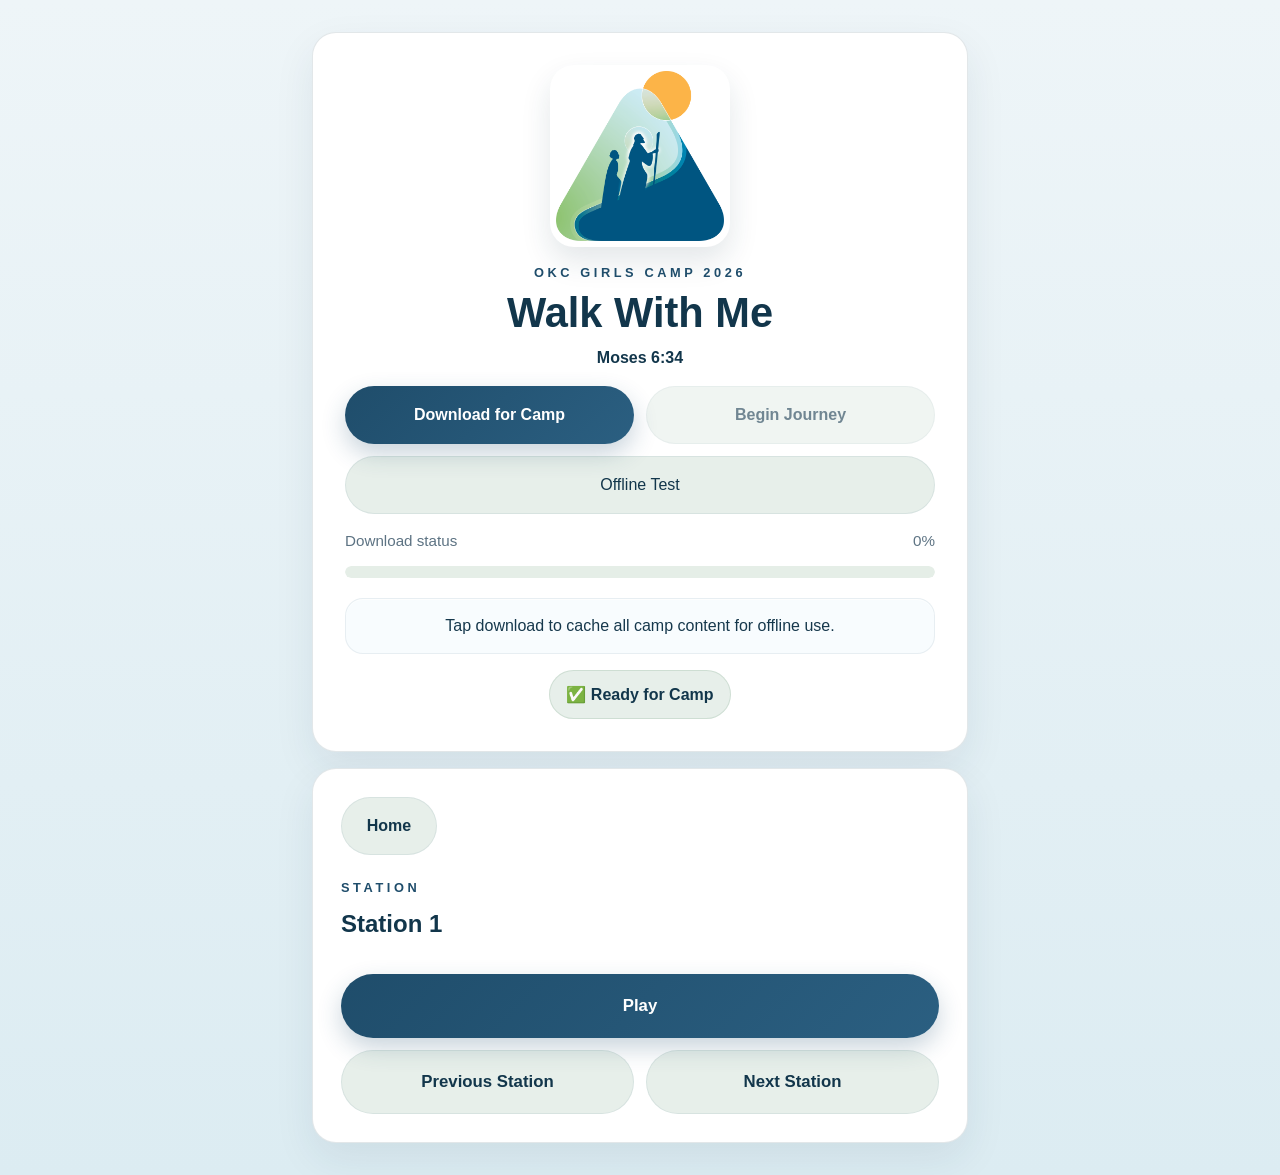
<file: docs/index.html>
<!DOCTYPE html>
<html lang="en">
  <head>
    <meta charset="UTF-8" />
    <meta name="viewport" content="width=device-width, initial-scale=1.0, viewport-fit=cover" />
    <meta name="theme-color" content="#1f4d6b" />
    <meta name="apple-mobile-web-app-capable" content="yes" />
    <meta name="apple-mobile-web-app-status-bar-style" content="default" />
    <meta name="apple-mobile-web-app-title" content="Walk With Me" />
    <meta name="description" content="OKC Girls Camp 2026 faith walk audio experience" />
    <title>Walk With Me</title>
    <link rel="manifest" href="./manifest.json" />
    <link rel="stylesheet" href="./css/styles.css" />
    <link rel="icon" href="./icons/favicon.png" type="image/png" sizes="32x32" />
    <link rel="apple-touch-icon" href="./icons/apple-touch-icon.png" sizes="180x180" />
  </head>
  <body>
    <main class="app-shell">
      <section id="homeSection" class="hero card" aria-labelledby="home-title">
        <div class="logo-wrap" aria-hidden="true">
          <img src="./assets/images/logo.png" alt="" class="logo" />
        </div>
        <p class="eyebrow">OKC Girls Camp 2026</p>
        <h1 id="home-title">Walk With Me</h1>
        <p class="scripture">Moses 6:34</p>

        <div class="button-row">
          <button id="downloadButton" class="button primary" type="button">Download for Camp</button>
          <button id="beginJourneyButton" class="button secondary" type="button" disabled>Begin Journey</button>
        </div>
        <a href="./offline.html" class="button secondary wide">Offline Test</a>

        <div class="progress-shell" aria-live="polite">
          <div class="progress-meta">
            <span id="progressLabel">Download status</span>
            <span id="progressValue">0%</span>
          </div>
          <progress id="downloadProgress" max="100" value="0"></progress>
        </div>

        <div id="downloadStatus" class="status-card" role="status" aria-live="polite">
          Tap download to cache all camp content for offline use.
        </div>
        <div id="readyBadge" class="ready-badge" hidden>✅ Ready for Camp</div>
      </section>

      <section id="walkSection" class="card walk-card" hidden>
        <button id="homeButton" class="button secondary home-button" type="button">Home</button>
        <div class="walk-header">
          <p class="eyebrow">Station</p>
          <h2 id="stationTitle">Station 1</h2>
        </div>

        <audio id="stationAudio" preload="auto" playsinline></audio>

        <div class="button-stack">
          <button id="playButton" class="button primary large" type="button">Play</button>
          <button id="previousButton" class="button secondary large" type="button" hidden>Previous Station</button>
          <button id="nextButton" class="button secondary large" type="button">Next Station</button>
        </div>
      </section>
    </main>

    <script src="./js/app.js"></script>
  </body>
</html>
</file>
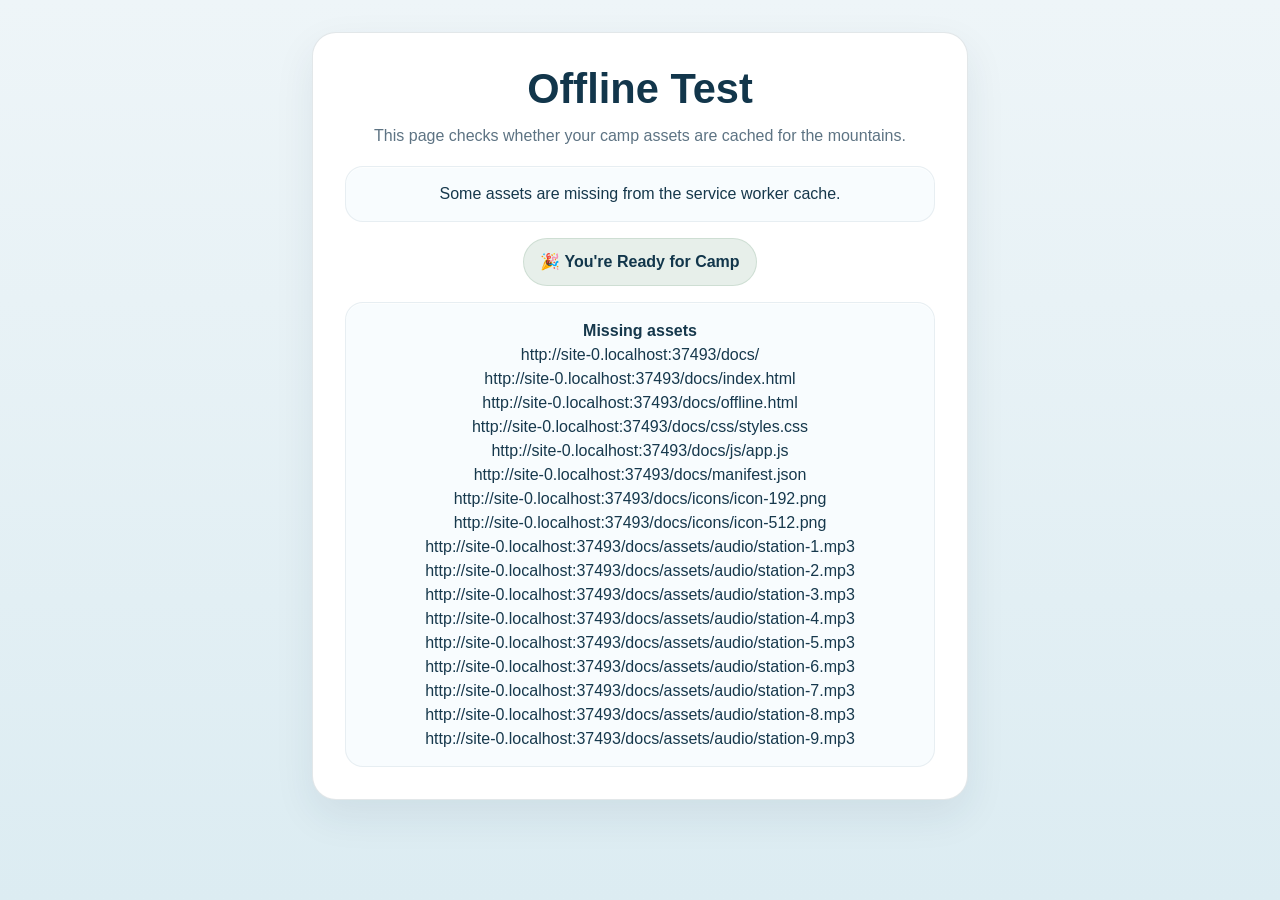
<file: docs/offline.html>
<!DOCTYPE html>
<html lang="en">
  <head>
    <meta charset="UTF-8" />
    <meta name="viewport" content="width=device-width, initial-scale=1.0" />
    <meta name="theme-color" content="#5f7c4c" />
    <title>Offline Test</title>
    <link rel="stylesheet" href="./css/styles.css" />
  </head>
  <body>
    <main class="app-shell">
      <section class="card hero">
        <h1>Offline Test</h1>
        <p class="hero-copy">This page checks whether your camp assets are cached for the mountains.</p>
        <div id="offlineStatus" class="status-card">Checking cache…</div>
        <div id="offlineReady" class="ready-badge" hidden>🎉 You're Ready for Camp</div>
        <div id="offlineMissing" class="status-card" hidden></div>
      </section>
    </main>
    <script>
      function resolveAssetUrl(assetPath) {
        return new URL(assetPath, window.location.href).href;
      }

      async function checkCache() {
        const status = document.getElementById('offlineStatus');
        const ready = document.getElementById('offlineReady');
        const missingBox = document.getElementById('offlineMissing');
        const requiredAssets = [
          resolveAssetUrl('./'),
          resolveAssetUrl('./index.html'),
          resolveAssetUrl('./offline.html'),
          resolveAssetUrl('./css/styles.css'),
          resolveAssetUrl('./js/app.js'),
          resolveAssetUrl('./manifest.json'),
          resolveAssetUrl('./icons/icon-192.png'),
          resolveAssetUrl('./icons/icon-512.png'),
          resolveAssetUrl('./assets/audio/station-1.mp3'),
          resolveAssetUrl('./assets/audio/station-2.mp3'),
          resolveAssetUrl('./assets/audio/station-3.mp3'),
          resolveAssetUrl('./assets/audio/station-4.mp3'),
          resolveAssetUrl('./assets/audio/station-5.mp3'),
          resolveAssetUrl('./assets/audio/station-6.mp3'),
          resolveAssetUrl('./assets/audio/station-7.mp3'),
          resolveAssetUrl('./assets/audio/station-8.mp3'),
          resolveAssetUrl('./assets/audio/station-9.mp3')
        ];

        const cache = await caches.open('walk-with-me-assets-v2');
        const checks = await Promise.all(requiredAssets.map(async (asset) => {
          const cached = await cache.match(asset);
          return { asset, cached: Boolean(cached) };
        }));

        const missingAssets = checks.filter((item) => !item.cached).map((item) => item.asset);
        if (missingAssets.length === 0) {
          status.textContent = 'All required assets are present in the service worker cache.';
          ready.hidden = false;
          ready.textContent = '🎉 You\'re Ready for Camp';
          missingBox.hidden = true;
        } else {
          status.textContent = 'Some assets are missing from the service worker cache.';
          ready.hidden = true;
          missingBox.hidden = false;
          missingBox.innerHTML = '<strong>Missing assets</strong><br>' + missingAssets.join('<br>');
        }
      }

      window.addEventListener('DOMContentLoaded', checkCache);
    </script>
  </body>
</html>
</file>
<file: docs/css/styles.css>
:root {
  color-scheme: light;
  --bg: #eef5f8;
  --bg-accent: #dcecf2;
  --panel: #ffffff;
  --panel-soft: #f8fcfe;
  --text: #16384c;
  --muted: #5d7383;
  --primary: #1f4d6b;
  --primary-dark: #12364b;
  --accent: #7ca889;
  --accent-soft: rgba(124, 168, 137, 0.18);
  --highlight: #caa24a;
  --border: rgba(22, 56, 76, 0.12);
  font-family: "Inter", "Segoe UI", Roboto, "Helvetica Neue", Arial, sans-serif;
}

* { box-sizing: border-box; }
body {
  margin: 0;
  background: linear-gradient(180deg, var(--bg) 0%, var(--bg-accent) 100%);
  color: var(--text);
  min-height: 100vh;
  line-height: 1.5;
}

img { max-width: 100%; display: block; }
a { color: inherit; }
button, a.button { font: inherit; }

.app-shell {
  max-width: 720px;
  margin: 0 auto;
  padding: 1rem;
  display: grid;
  gap: 1rem;
}

.card {
  background: var(--panel);
  border: 1px solid var(--border);
  border-radius: 24px;
  box-shadow: 0 16px 40px rgba(22, 56, 76, 0.08);
  padding: 1.2rem;
}

.hero { text-align: center; }
.logo-wrap {
  display: flex;
  justify-content: center;
  margin-bottom: 1rem;
}
.logo {
  width: min(180px, 60vw);
  height: auto;
  border-radius: 24px;
  object-fit: contain;
  padding: 0.35rem;
  background: var(--panel);
  box-shadow: 0 14px 30px rgba(22, 56, 76, 0.12);
}
.eyebrow {
  text-transform: uppercase;
  letter-spacing: 0.28em;
  font-size: 0.8rem;
  color: var(--primary);
  font-weight: 700;
  margin: 0 0 0.45rem;
}
h1, h2, h3 {
  margin: 0 0 0.55rem;
  line-height: 1.15;
  color: var(--primary-dark);
}
h1 { font-size: clamp(1.9rem, 4.2vw, 2.6rem); font-weight: 800; }
.scripture {
  font-weight: 700;
  color: var(--primary-dark);
  margin: 0.25rem 0 0;
}
.hero-copy {
  color: var(--muted);
  line-height: 1.7;
  max-width: 36rem;
  margin: 0.6rem auto 0;
}
.button-row, .button-stack { display: grid; gap: 0.75rem; margin-top: 1rem; }
.button-stack {
  margin-top: 0.5rem;
  grid-template-columns: repeat(2, minmax(0, 1fr));
}
.button-stack .button.primary {
  grid-column: 1 / -1;
}
.button-stack .button.secondary {
  width: 100%;
}
.home-button {
  justify-self: start;
  min-width: 96px;
  padding-inline: 1rem;
}
.button {
  display: inline-flex;
  justify-content: center;
  align-items: center;
  border: none;
  border-radius: 999px;
  padding: 1rem 1.25rem;
  text-decoration: none;
  font-weight: 700;
  min-height: 56px;
  cursor: pointer;
  transition: transform 0.2s ease, box-shadow 0.2s ease, background-color 0.2s ease;
}
.button:active { transform: scale(0.98); }
.button:disabled { opacity: 0.6; cursor: not-allowed; }
.button.primary {
  background: linear-gradient(135deg, var(--primary), #2b5f81);
  color: white;
  box-shadow: 0 10px 24px rgba(31, 77, 107, 0.24);
}
.button.primary:hover,
.button.primary:focus-visible {
  background: linear-gradient(135deg, #183c57, var(--primary-dark));
  box-shadow: 0 12px 28px rgba(18, 54, 75, 0.28);
}
.button.secondary {
  background: var(--accent-soft);
  color: var(--primary-dark);
  border: 1px solid rgba(31, 77, 107, 0.08);
}
.button.secondary:hover,
.button.secondary:focus-visible {
  background: rgba(124, 168, 137, 0.25);
}
.button.large { min-height: 64px; font-size: 1.05rem; }
.button.wide { width: 100%; margin-top: 0.75rem; }
.status-card, .reflection-card, .progress-card {
  background: var(--panel-soft);
  border: 1px solid rgba(31, 77, 107, 0.08);
  border-radius: 18px;
  padding: 0.95rem;
  margin-top: 1rem;
  box-shadow: inset 0 1px 0 rgba(255, 255, 255, 0.7);
}
.progress-shell { margin-top: 1rem; }
.progress-meta {
  display: flex;
  justify-content: space-between;
  color: var(--muted);
  font-size: 0.95rem;
  margin-bottom: 0.35rem;
}
progress {
  width: 100%;
  height: 12px;
  border-radius: 999px;
  overflow: hidden;
}
progress::-webkit-progress-bar {
  background: rgba(124, 168, 137, 0.2);
  border-radius: 999px;
}
progress::-webkit-progress-value {
  background: linear-gradient(90deg, var(--accent), #8fb298);
  border-radius: 999px;
}
.ready-badge {
  display: inline-flex;
  margin-top: 1rem;
  padding: 0.7rem 1rem;
  border-radius: 999px;
  background: var(--accent-soft);
  color: var(--primary-dark);
  border: 1px solid rgba(124, 168, 137, 0.24);
  font-weight: 700;
}
.walk-card {
  display: grid;
  gap: 1.2rem;
  padding: 1.25rem;
}
.walk-header {
  display: grid;
  gap: 0.35rem;
  margin-top: 0.25rem;
}
.completed-list {
  list-style: none;
  padding: 0;
  margin: 0.45rem 0 0;
  display: grid;
  gap: 0.35rem;
}
.completed-list li {
  background: rgba(124, 168, 137, 0.16);
  border-radius: 999px;
  padding: 0.45rem 0.7rem;
  color: var(--primary-dark);
}

@media (min-width: 700px) {
  .app-shell { padding: 2rem; }
  .button-row { grid-template-columns: 1fr 1fr; }
  .hero { padding: 2rem; }
  .walk-card { padding: 1.75rem; }
}
</file>
